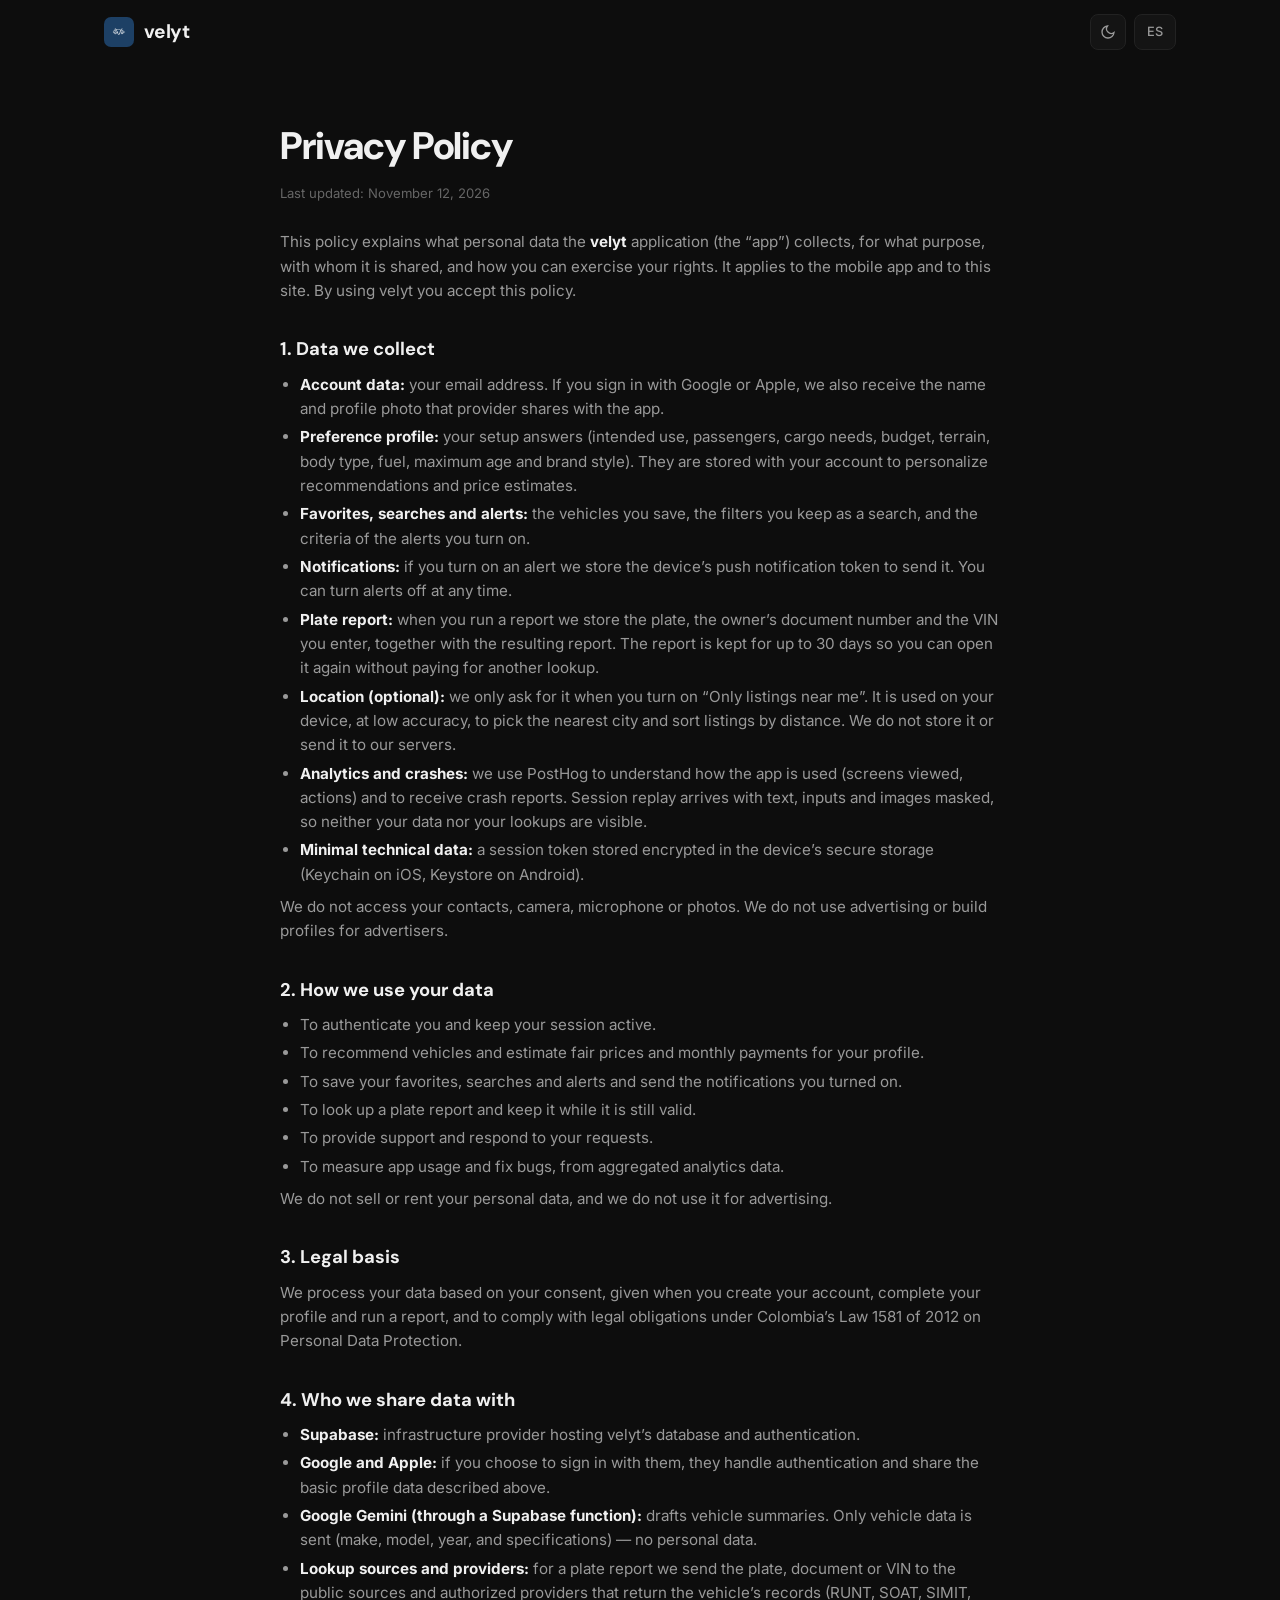
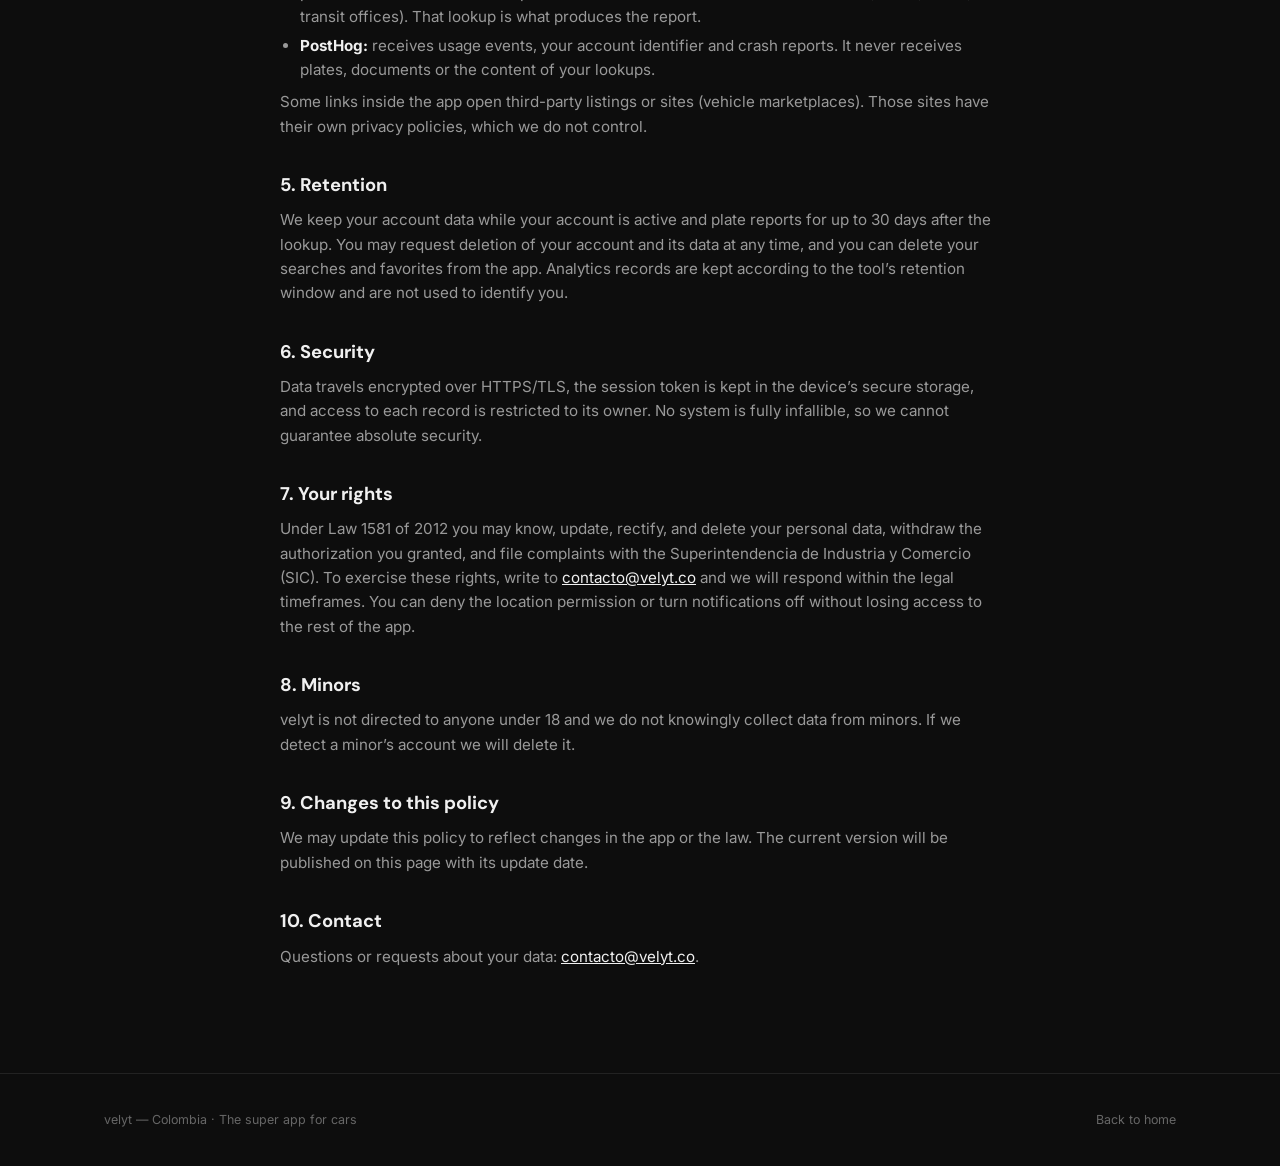
<file: privacidad.html>
<!DOCTYPE html>
<html lang="es" data-lang="es">
<head>
  <meta charset="UTF-8">
  <meta name="viewport" content="width=device-width, initial-scale=1.0, viewport-fit=cover">
  <title id="page-title">Política de privacidad — velyt</title>
  <meta name="description" id="meta-desc" content="Política de privacidad de velyt: qué datos recopilamos, cómo los usamos, con quién los compartimos y cómo ejercer tus derechos.">
  <meta name="theme-color" id="theme-meta" content="#0d0d0d">
  <link rel="icon" type="image/png" sizes="48x48" href="assets/favicon.png">
  <link rel="apple-touch-icon" href="assets/apple-touch-icon.png">
  <link rel="canonical" href="https://sobusadriver.github.io/velyt/privacidad.html">
  <link rel="preconnect" href="https://fonts.googleapis.com">
  <link rel="preconnect" href="https://fonts.gstatic.com" crossorigin>
  <link href="https://fonts.googleapis.com/css2?family=DM+Sans:opsz,wght@9..40,400;9..40,500;9..40,600;9..40,700;9..40,800;9..40,900&amp;family=Inter:wght@400;500;600&amp;display=swap" rel="stylesheet">
  <style>
    :root {
      --bg: #0d0d0d;
      --bg-card: #141414;
      --bg-card-hover: #1a1a1a;
      --bg-nav: rgba(13,13,13,.88);
      --border: #222;
      --border-hover: #333;
      --text: #f0f0f0;
      --text-secondary: #999;
      --text-tertiary: #666;
      --accent: #f0f0f0;
    }
    .light {
      --bg: #f5f5f5;
      --bg-card: #fff;
      --bg-card-hover: #fafafa;
      --bg-nav: rgba(245,245,245,.88);
      --border: #ddd;
      --border-hover: #bbb;
      --text: #111;
      --text-secondary: #666;
      --text-tertiary: #999;
      --accent: #111;
    }

    *, *::before, *::after { margin: 0; padding: 0; box-sizing: border-box; }
    html { font-size: 16px; -webkit-font-smoothing: antialiased; -moz-osx-font-smoothing: grayscale; scroll-behavior: smooth; }
    body { font-family: 'Inter', -apple-system, BlinkMacSystemFont, 'Segoe UI', Roboto, sans-serif; background: var(--bg); color: var(--text); line-height: 1.6; overflow-x: hidden; transition: background .4s, color .4s; }
    a { color: inherit; text-decoration: none; }
    img { max-width: 100%; display: block; }
    button { font: inherit; cursor: pointer; border: none; background: none; color: inherit; }
    ::selection { background: var(--accent); color: var(--bg); }

    .container { max-width: 1120px; margin: 0 auto; padding: 0 24px; }

    nav { position: fixed; top: 0; left: 0; right: 0; z-index: 100; padding: 14px 0; transition: background .4s, backdrop-filter .4s; }
    nav.scrolled { background: var(--bg-nav); backdrop-filter: blur(14px); -webkit-backdrop-filter: blur(14px); }
    nav .container { display: flex; align-items: center; justify-content: space-between; }
    nav .brand { display: flex; align-items: center; gap: 10px; }
    nav .brand-icon { width: 30px; height: 30px; border-radius: 7px; }
    nav .brand span { font-family: 'DM Sans', sans-serif; font-size: 1.2rem; font-weight: 700; letter-spacing: -.03em; }
    nav .nav-actions { display: flex; align-items: center; gap: 8px; }
    nav .theme-toggle, nav .lang-toggle { height: 36px; border-radius: 8px; border: 1px solid var(--border); background: var(--bg-card); transition: border-color .2s, background .2s; display: flex; align-items: center; justify-content: center; }
    nav .theme-toggle { width: 36px; }
    nav .theme-toggle svg { width: 16px; height: 16px; stroke: var(--text-secondary); }
    nav .theme-toggle:hover { border-color: var(--border-hover); background: var(--bg-card-hover); }
    nav .lang-toggle { padding: 0 12px; font-size: .8rem; font-weight: 500; color: var(--text-secondary); }
    nav .lang-toggle:hover { color: var(--text); border-color: var(--border-hover); }

    /* main also carries .container, whose `padding: 0 24px` would otherwise win */
    main.container { padding-top: 116px; padding-bottom: 64px; }
    .doc { max-width: 720px; margin: 0 auto; }
    .doc h1 { font-family: 'DM Sans', sans-serif; font-size: clamp(1.9rem, 4vw, 2.4rem); font-weight: 800; letter-spacing: -.03em; margin-bottom: 6px; }
    .doc .updated { color: var(--text-tertiary); font-size: .82rem; margin-bottom: 26px; }
    .doc h2 { font-family: 'DM Sans', sans-serif; font-size: 1.15rem; font-weight: 700; margin: 32px 0 8px; }
    .doc p, .doc li { color: var(--text-secondary); font-size: .95rem; }
    .doc ul { padding-left: 20px; margin: 8px 0; }
    .doc li { margin: 4px 0; }
    .doc a { color: var(--text); text-decoration: underline; }
    .doc strong { color: var(--text); }

    footer { border-top: 1px solid var(--border); padding: 36px 0; margin-top: 40px; }
    footer .container { display: flex; justify-content: space-between; align-items: center; flex-wrap: wrap; gap: 12px; }
    footer p { color: var(--text-tertiary); font-size: .78rem; }
    footer a { color: var(--text-tertiary); }
    footer a:hover { color: var(--text); }

    /* Language: one block per language, switched by html[data-lang] */
    html[data-lang="es"] [data-lang-block="en"],
    html[data-lang="en"] [data-lang-block="es"] { display: none; }

    @media (prefers-reduced-motion: reduce) {
      *, *::before, *::after { transition-duration: 0.01ms; animation-duration: 0.01ms; }
    }
    @media (max-width: 640px) {
      main.container { padding-top: 100px; }
    }
  </style>
</head>
<body>

  <nav id="nav">
    <div class="container">
      <a href="./" class="brand">
        <img src="assets/favicon.png" alt="" class="brand-icon" width="30" height="30">
        <span>velyt</span>
      </a>
      <div class="nav-actions">
        <button type="button" class="theme-toggle" onclick="toggleTheme()" aria-label="Toggle theme">
          <svg id="theme-icon" fill="none" stroke="currentColor" stroke-width="2" viewBox="0 0 24 24" role="img" aria-label="Theme"><title>Toggle theme</title><path d="M21 12.79A9 9 0 1 1 11.21 3 7 7 0 0 0 21 12.79z"/></svg>
        </button>
        <button type="button" class="lang-toggle" onclick="toggleLang()">EN</button>
      </div>
    </div>
  </nav>

  <main class="container">

    <!-- ============================== ESPAÑOL ============================== -->
        <article class="doc" data-lang-block="es">
      <h1>Política de privacidad</h1>
      <p class="updated">Última actualización: 12 de noviembre de 2026</p>
      <p>
        Esta política explica qué datos personales recopila la aplicación <strong>velyt</strong>
        («velyt» o «la app»), con qué finalidad, con quién se comparten y cómo puedes ejercer tus
        derechos. Aplica a la app móvil y a este sitio. Al usar velyt aceptas esta política.
      </p>

      <h2>1. Datos que recopilamos</h2>
      <ul>
        <li><strong>Datos de cuenta:</strong> tu correo electrónico. Si inicias sesión con Google o
          Apple, también recibimos el nombre y la foto de perfil que ese proveedor comparte con la app.</li>
        <li><strong>Perfil de preferencias:</strong> las respuestas de la configuración inicial (uso
          previsto, pasajeros, necesidad de carga, presupuesto, terreno, tipo de carrocería, combustible,
          antigüedad máxima y estilo de marca). Se guardan en tu cuenta para personalizar las
          recomendaciones y la estimación de precios.</li>
        <li><strong>Favoritos, búsquedas y alertas:</strong> los vehículos que guardas, los filtros que
          guardas como búsqueda y los criterios de las alertas que activas.</li>
        <li><strong>Notificaciones:</strong> si activas una alerta, guardamos el identificador de
          notificaciones del dispositivo para enviártela. Puedes desactivarlas en cualquier momento.</li>
        <li><strong>Peritaje por placa:</strong> cuando consultas un informe, guardamos la placa, el
          número de documento del propietario y el VIN que ingresas, junto con el informe resultante.
          El informe se conserva hasta 30 días para que puedas volver a verlo sin pagar otra consulta.</li>
        <li><strong>Ubicación (opcional):</strong> solo la pedimos si activas «Solo anuncios cerca de mí».
          La usamos en tu dispositivo, con precisión aproximada, para elegir la ciudad más cercana y
          ordenar los anuncios por distancia. No la almacenamos ni la enviamos a nuestros servidores.</li>
        <li><strong>Analítica y fallos:</strong> usamos PostHog para entender cómo se usa la app (pantallas
          vistas, acciones) y para recibir informes de fallos. La repetición de sesión llega con textos,
          campos e imágenes enmascarados, de modo que no se ven tus datos ni los de tus consultas.</li>
        <li><strong>Datos técnicos mínimos:</strong> un token de sesión guardado de forma cifrada en el
          almacenamiento seguro del dispositivo (Keychain en iOS, Keystore en Android).</li>
      </ul>
      <p>
        No accedemos a tus contactos, cámara, micrófono ni fotos. No usamos publicidad ni creamos
        perfiles para anunciantes.
      </p>

      <h2>2. Cómo usamos tus datos</h2>
      <ul>
        <li>Para autenticarte y mantener tu sesión activa.</li>
        <li>Para recomendar vehículos y estimar precios justos y cuotas según tu perfil.</li>
        <li>Para guardar tus favoritos, búsquedas y alertas y enviarte las notificaciones que activaste.</li>
        <li>Para consultar y mostrarte el peritaje de una placa y guardar el informe mientras esté vigente.</li>
        <li>Para atender tus solicitudes de soporte.</li>
        <li>Para medir el uso de la app y corregir fallos, a partir de datos de analítica agregados.</li>
      </ul>
      <p>No vendemos ni alquilamos tus datos personales, y no los usamos para publicidad.</p>

      <h2>3. Base legal</h2>
      <p>
        Tratamos tus datos con tu consentimiento, que otorgas al crear tu cuenta, completar tu perfil y
        consultar un peritaje, y para cumplir obligaciones legales, conforme a la Ley 1581 de 2012 de
        protección de datos personales de Colombia.
      </p>

      <h2>4. Con quién compartimos datos</h2>
      <ul>
        <li><strong>Supabase:</strong> infraestructura donde se alojan la base de datos y la autenticación.</li>
        <li><strong>Google y Apple:</strong> si eliges iniciar sesión con ellos, gestionan la autenticación
          y nos comparten los datos básicos de tu perfil descritos arriba.</li>
        <li><strong>Google Gemini (a través de una función de Supabase):</strong> redacta resúmenes de
          vehículos. Solo se envían datos del vehículo (marca, modelo, año y especificaciones), no datos
          personales.</li>
        <li><strong>Fuentes y proveedores de consulta:</strong> para el peritaje enviamos la placa, el
          documento o el VIN a las fuentes públicas y proveedores autorizados que entregan los datos del
          vehículo (RUNT, SOAT, SIMIT, secretarías de tránsito). Esa consulta es la que produce el informe.</li>
        <li><strong>PostHog:</strong> recibe los eventos de uso, el identificador de tu cuenta y los
          informes de fallos. No recibe placas, documentos ni el contenido de tus consultas.</li>
      </ul>
      <p>
        Algunos enlaces dentro de la app abren listados o sitios de terceros (marketplaces de vehículos).
        Esos sitios tienen sus propias políticas de privacidad, sobre las que no tenemos control.
      </p>

      <h2>5. Conservación</h2>
      <p>
        Conservamos los datos de tu cuenta mientras esté activa y los informes de peritaje hasta 30 días
        desde la consulta. Puedes solicitar la eliminación de tu cuenta y de sus datos en cualquier
        momento; también puedes borrar tus búsquedas y favoritos desde la app. Los registros de analítica
        se conservan según los plazos de la herramienta y no se usan para identificarte.
      </p>

      <h2>6. Seguridad</h2>
      <p>
        Los datos viajan cifrados por HTTPS/TLS, el token de sesión se guarda en el almacenamiento seguro
        del dispositivo y el acceso a cada registro está restringido a su dueño. Ningún sistema es
        infalible, así que no podemos garantizar seguridad absoluta.
      </p>

      <h2>7. Tus derechos</h2>
      <p>
        Conforme a la Ley 1581 de 2012 puedes conocer, actualizar, rectificar y eliminar tus datos
        personales, revocar la autorización que otorgaste y presentar quejas ante la Superintendencia de
        Industria y Comercio (SIC). Para ejercerlos escribe a
        <a href="mailto:contacto@velyt.co">contacto@velyt.co</a> y responderemos dentro de los plazos
        legales. Puedes negar el permiso de ubicación o desactivar las notificaciones sin perder acceso
        al resto de la app.
      </p>

      <h2>8. Menores de edad</h2>
      <p>
        velyt no está dirigida a menores de 18 años y no recopilamos datos de menores de forma
        consciente. Si detectamos una cuenta de un menor, la eliminaremos.
      </p>

      <h2>9. Cambios a esta política</h2>
      <p>
        Podemos actualizar esta política para reflejar cambios en la app o en la ley. La versión vigente
        se publica en esta página con su fecha de actualización.
      </p>

      <h2>10. Contacto</h2>
      <p>
        Dudas o solicitudes sobre tus datos:
        <a href="mailto:contacto@velyt.co">contacto@velyt.co</a>.
      </p>
    </article>

    <!-- ============================== ENGLISH ============================== -->
        <article class="doc" data-lang-block="en">
      <h1>Privacy Policy</h1>
      <p class="updated">Last updated: November 12, 2026</p>
      <p>
        This policy explains what personal data the <strong>velyt</strong> application (the “app”)
        collects, for what purpose, with whom it is shared, and how you can exercise your rights. It
        applies to the mobile app and to this site. By using velyt you accept this policy.
      </p>

      <h2>1. Data we collect</h2>
      <ul>
        <li><strong>Account data:</strong> your email address. If you sign in with Google or Apple, we
          also receive the name and profile photo that provider shares with the app.</li>
        <li><strong>Preference profile:</strong> your setup answers (intended use, passengers, cargo
          needs, budget, terrain, body type, fuel, maximum age and brand style). They are stored with
          your account to personalize recommendations and price estimates.</li>
        <li><strong>Favorites, searches and alerts:</strong> the vehicles you save, the filters you keep
          as a search, and the criteria of the alerts you turn on.</li>
        <li><strong>Notifications:</strong> if you turn on an alert we store the device’s push
          notification token to send it. You can turn alerts off at any time.</li>
        <li><strong>Plate report:</strong> when you run a report we store the plate, the owner’s document
          number and the VIN you enter, together with the resulting report. The report is kept for up to
          30 days so you can open it again without paying for another lookup.</li>
        <li><strong>Location (optional):</strong> we only ask for it when you turn on “Only listings near
          me”. It is used on your device, at low accuracy, to pick the nearest city and sort listings by
          distance. We do not store it or send it to our servers.</li>
        <li><strong>Analytics and crashes:</strong> we use PostHog to understand how the app is used
          (screens viewed, actions) and to receive crash reports. Session replay arrives with text,
          inputs and images masked, so neither your data nor your lookups are visible.</li>
        <li><strong>Minimal technical data:</strong> a session token stored encrypted in the device’s
          secure storage (Keychain on iOS, Keystore on Android).</li>
      </ul>
      <p>
        We do not access your contacts, camera, microphone or photos. We do not use advertising or build
        profiles for advertisers.
      </p>

      <h2>2. How we use your data</h2>
      <ul>
        <li>To authenticate you and keep your session active.</li>
        <li>To recommend vehicles and estimate fair prices and monthly payments for your profile.</li>
        <li>To save your favorites, searches and alerts and send the notifications you turned on.</li>
        <li>To look up a plate report and keep it while it is still valid.</li>
        <li>To provide support and respond to your requests.</li>
        <li>To measure app usage and fix bugs, from aggregated analytics data.</li>
      </ul>
      <p>We do not sell or rent your personal data, and we do not use it for advertising.</p>

      <h2>3. Legal basis</h2>
      <p>
        We process your data based on your consent, given when you create your account, complete your
        profile and run a report, and to comply with legal obligations under Colombia’s Law 1581 of 2012
        on Personal Data Protection.
      </p>

      <h2>4. Who we share data with</h2>
      <ul>
        <li><strong>Supabase:</strong> infrastructure provider hosting velyt’s database and authentication.</li>
        <li><strong>Google and Apple:</strong> if you choose to sign in with them, they handle
          authentication and share the basic profile data described above.</li>
        <li><strong>Google Gemini (through a Supabase function):</strong> drafts vehicle summaries. Only
          vehicle data is sent (make, model, year, and specifications) — no personal data.</li>
        <li><strong>Lookup sources and providers:</strong> for a plate report we send the plate, document
          or VIN to the public sources and authorized providers that return the vehicle’s records (RUNT,
          SOAT, SIMIT, transit offices). That lookup is what produces the report.</li>
        <li><strong>PostHog:</strong> receives usage events, your account identifier and crash reports.
          It never receives plates, documents or the content of your lookups.</li>
      </ul>
      <p>
        Some links inside the app open third-party listings or sites (vehicle marketplaces). Those sites
        have their own privacy policies, which we do not control.
      </p>

      <h2>5. Retention</h2>
      <p>
        We keep your account data while your account is active and plate reports for up to 30 days after
        the lookup. You may request deletion of your account and its data at any time, and you can delete
        your searches and favorites from the app. Analytics records are kept according to the tool’s
        retention window and are not used to identify you.
      </p>

      <h2>6. Security</h2>
      <p>
        Data travels encrypted over HTTPS/TLS, the session token is kept in the device’s secure storage,
        and access to each record is restricted to its owner. No system is fully infallible, so we cannot
        guarantee absolute security.
      </p>

      <h2>7. Your rights</h2>
      <p>
        Under Law 1581 of 2012 you may know, update, rectify, and delete your personal data, withdraw the
        authorization you granted, and file complaints with the Superintendencia de Industria y Comercio
        (SIC). To exercise these rights, write to
        <a href="mailto:contacto@velyt.co">contacto@velyt.co</a> and we will respond within the legal
        timeframes. You can deny the location permission or turn notifications off without losing access
        to the rest of the app.
      </p>

      <h2>8. Minors</h2>
      <p>
        velyt is not directed to anyone under 18 and we do not knowingly collect data from minors. If we
        detect a minor’s account we will delete it.
      </p>

      <h2>9. Changes to this policy</h2>
      <p>
        We may update this policy to reflect changes in the app or the law. The current version will be
        published on this page with its update date.
      </p>

      <h2>10. Contact</h2>
      <p>
        Questions or requests about your data:
        <a href="mailto:contacto@velyt.co">contacto@velyt.co</a>.
      </p>
    </article>

  </main>

  <footer>
    <div class="container">
      <p data-lang-block="es">velyt — Colombia · La súper app de carros</p>
      <p data-lang-block="en">velyt — Colombia · The super app for cars</p>
      <p>
        <a href="./" data-lang-block="es">Volver al inicio</a>
        <a href="./" data-lang-block="en">Back to home</a>
      </p>
    </div>
  </footer>

  <script>
    // Same theme + language mechanism and storage keys as index.html, so the
    // choice carries across pages.
    var THEME_META = document.getElementById('theme-meta')
    var pageTitle = document.getElementById('page-title')
    var metaDesc = document.getElementById('meta-desc')

    function toggleTheme() {
      var html = document.documentElement
      var isLight = html.classList.toggle('light')
      var icon = document.getElementById('theme-icon')
      icon.innerHTML = isLight
        ? '<circle cx="12" cy="12" r="5"/><path d="M12 1v2M12 21v2M4.22 4.22l1.42 1.42M18.36 18.36l1.42 1.42M1 12h2M21 12h2M4.22 19.78l1.42-1.42M18.36 5.64l1.42-1.42"/>'
        : '<path d="M21 12.79A9 9 0 1 1 11.21 3 7 7 0 0 0 21 12.79z"/>'
      THEME_META.content = isLight ? '#f5f5f5' : '#0d0d0d'
      localStorage.setItem('theme', isLight ? 'light' : 'dark')
    }
    var SAVED_THEME = localStorage.getItem('theme')
    if (SAVED_THEME === 'light') requestAnimationFrame(toggleTheme)

    var META = {
      es: { title: 'Pol\u00EDtica de privacidad \u2014 velyt', desc: 'Pol\u00EDtica de privacidad de velyt: qu\u00E9 datos recopilamos, c\u00F3mo los usamos, con qui\u00E9n los compartimos y c\u00F3mo ejercer tus derechos.' },
      en: { title: 'Privacy Policy \u2014 velyt', desc: 'velyt\u2019s privacy policy: what data we collect, how we use it, who we share it with, and how to exercise your rights.' }
    }

    function applyLang(lang) {
      document.documentElement.lang = lang
      document.documentElement.setAttribute('data-lang', lang)
      document.querySelector('.lang-toggle').textContent = lang === 'es' ? 'EN' : 'ES'
      pageTitle.textContent = META[lang].title
      metaDesc.content = META[lang].desc
      localStorage.setItem('lang', lang)
    }

    function toggleLang() {
      applyLang(document.documentElement.getAttribute('data-lang') === 'es' ? 'en' : 'es')
    }

    ;(function initLang() {
      var saved = localStorage.getItem('lang')
      if (saved === 'en' || saved === 'es') { applyLang(saved); return }
      var browser = (navigator.language || navigator.userLanguage || '').substring(0, 2)
      applyLang(browser === 'en' ? 'en' : 'es')
    })()

    var nav = document.getElementById('nav')
    function onScroll() { nav.classList.toggle('scrolled', window.scrollY > 10) }
    window.addEventListener('scroll', onScroll, { passive: true })
    onScroll()
  </script>
</body>
</html>
</file>
